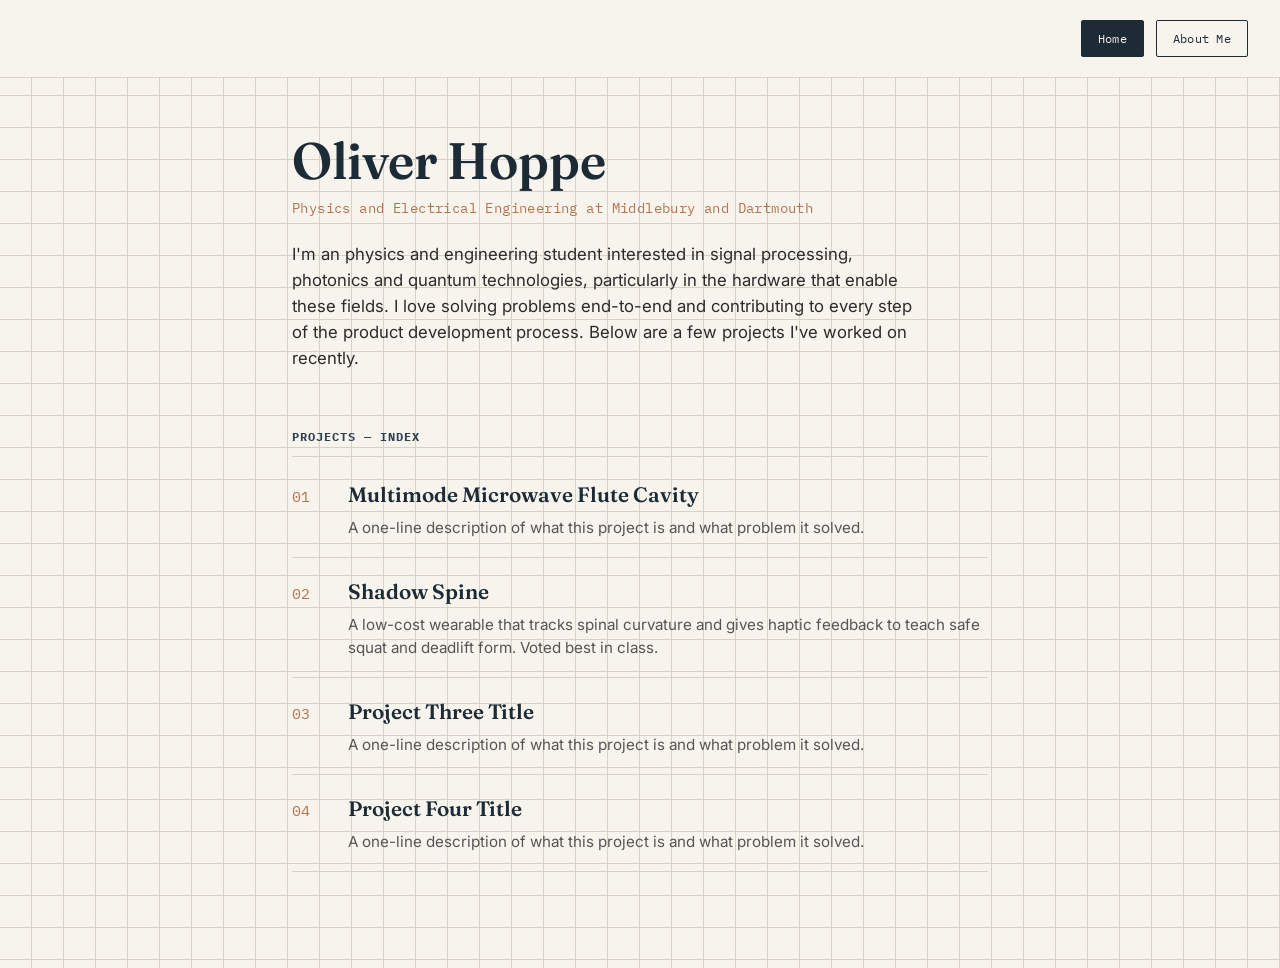
<file: index.html>
<!DOCTYPE html>
<html lang="en">
<head>
  <meta charset="UTF-8">
  <meta name="viewport" content="width=device-width, initial-scale=1.0">
  <title>Your Name — Engineering Portfolio</title>
  <link rel="stylesheet" href="style.css">
</head>
<body>

  <nav class="site-nav">
    <a href="index.html" class="current">Home</a>
    <a href="about.html">About Me</a>
  </nav>

  <main>
    <section class="hero">
      <h1>Oliver Hoppe</h1>
      <p class="tagline">Physics and Electrical Engineering at Middlebury and Dartmouth</p>
      <p class="bio">
        I'm an physics and engineering student interested in signal processing,
        photonics and quantum technologies, particularly in the hardware that enable
        these fields. I love solving problems end-to-end and contributing to every step
        of the product development process. Below are a few projects I've worked on
        recently.
      </p>
    </section>

    <section class="project-index">
      <h2>PROJECTS — INDEX</h2>

      <div class="project-entry">
        <span class="num">01</span>
        <div>
          <a href="project1.html" class="title">Multimode Microwave Flute Cavity</a>
          <p class="desc">A one-line description of what this project is and what problem it solved.</p>
        </div>
      </div>

      <div class="project-entry">
        <span class="num">02</span>
        <div>
          <a href="project2.html" class="title">Shadow Spine</a>
          <p class="desc">A low-cost wearable that tracks spinal curvature and gives haptic feedback to teach safe squat and deadlift form. Voted best in class.</p>
        </div>
      </div>

      <div class="project-entry">
        <span class="num">03</span>
        <div>
          <a href="project3.html" class="title">Project Three Title</a>
          <p class="desc">A one-line description of what this project is and what problem it solved.</p>
        </div>
      </div>

      <div class="project-entry">
        <span class="num">04</span>
        <div>
          <a href="project4.html" class="title">Project Four Title</a>
          <p class="desc">A one-line description of what this project is and what problem it solved.</p>
        </div>
      </div>
    </section>
  </main>

</body>
</html>
</file>
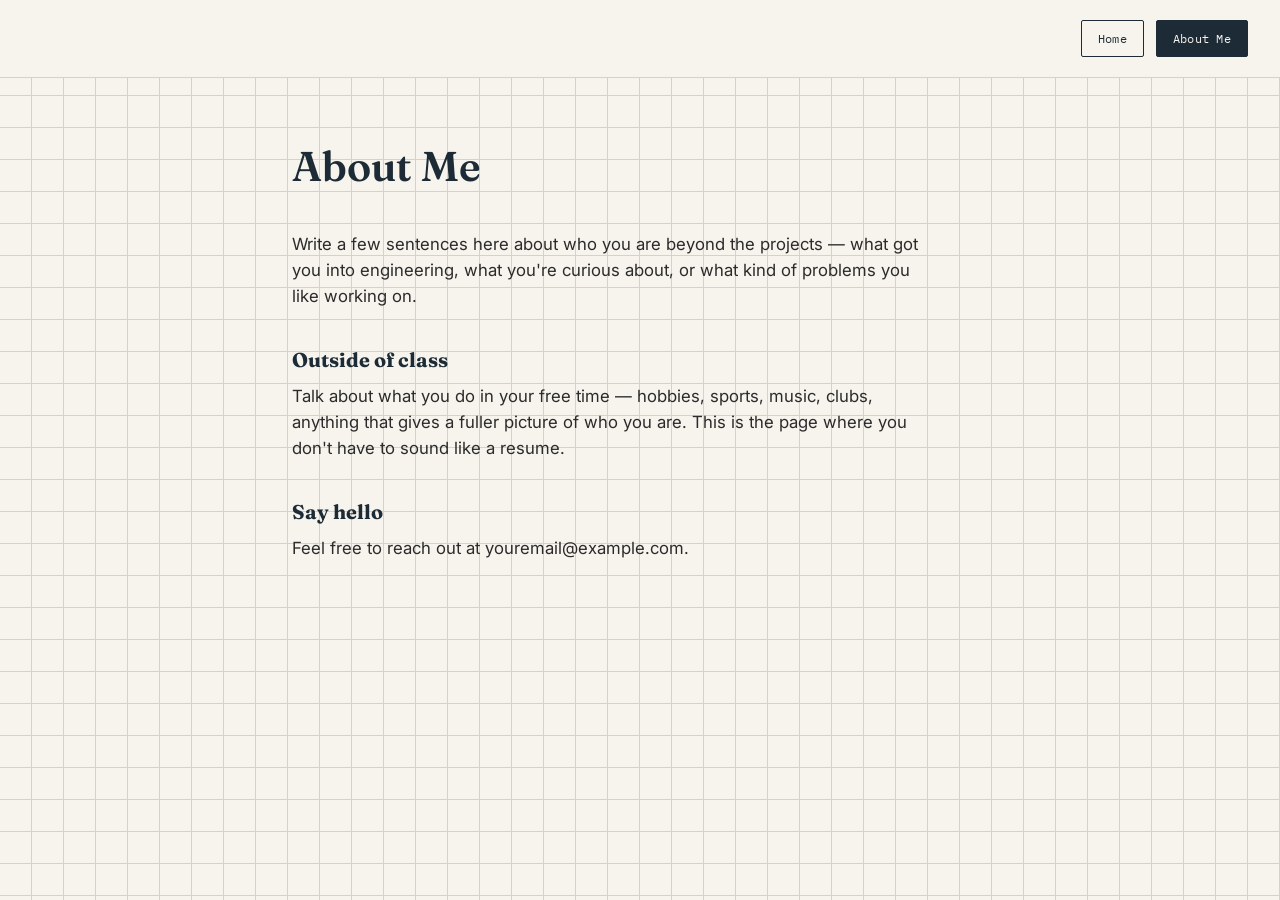
<file: about.html>
<!DOCTYPE html>
<html lang="en">
<head>
  <meta charset="UTF-8">
  <meta name="viewport" content="width=device-width, initial-scale=1.0">
  <title>About Me — Your Name</title>
  <link rel="stylesheet" href="style.css">
</head>
<body>

  <nav class="site-nav">
    <a href="index.html">Home</a>
    <a href="about.html" class="current">About Me</a>
  </nav>

  <main>
    <header class="about-header">
      <h1>About Me</h1>
    </header>

    <section class="about-body">
      <p>
        Write a few sentences here about who you are beyond the projects —
        what got you into engineering, what you're curious about, or what
        kind of problems you like working on.
      </p>

      <h2>Outside of class</h2>
      <p>
        Talk about what you do in your free time — hobbies, sports, music,
        clubs, anything that gives a fuller picture of who you are. This is
        the page where you don't have to sound like a resume.
      </p>

      <h2>Say hello</h2>
      <p>
        Feel free to reach out at <a href="mailto:youremail@example.com">youremail@example.com</a>.
      </p>
    </section>
  </main>

</body>
</html>
</file>
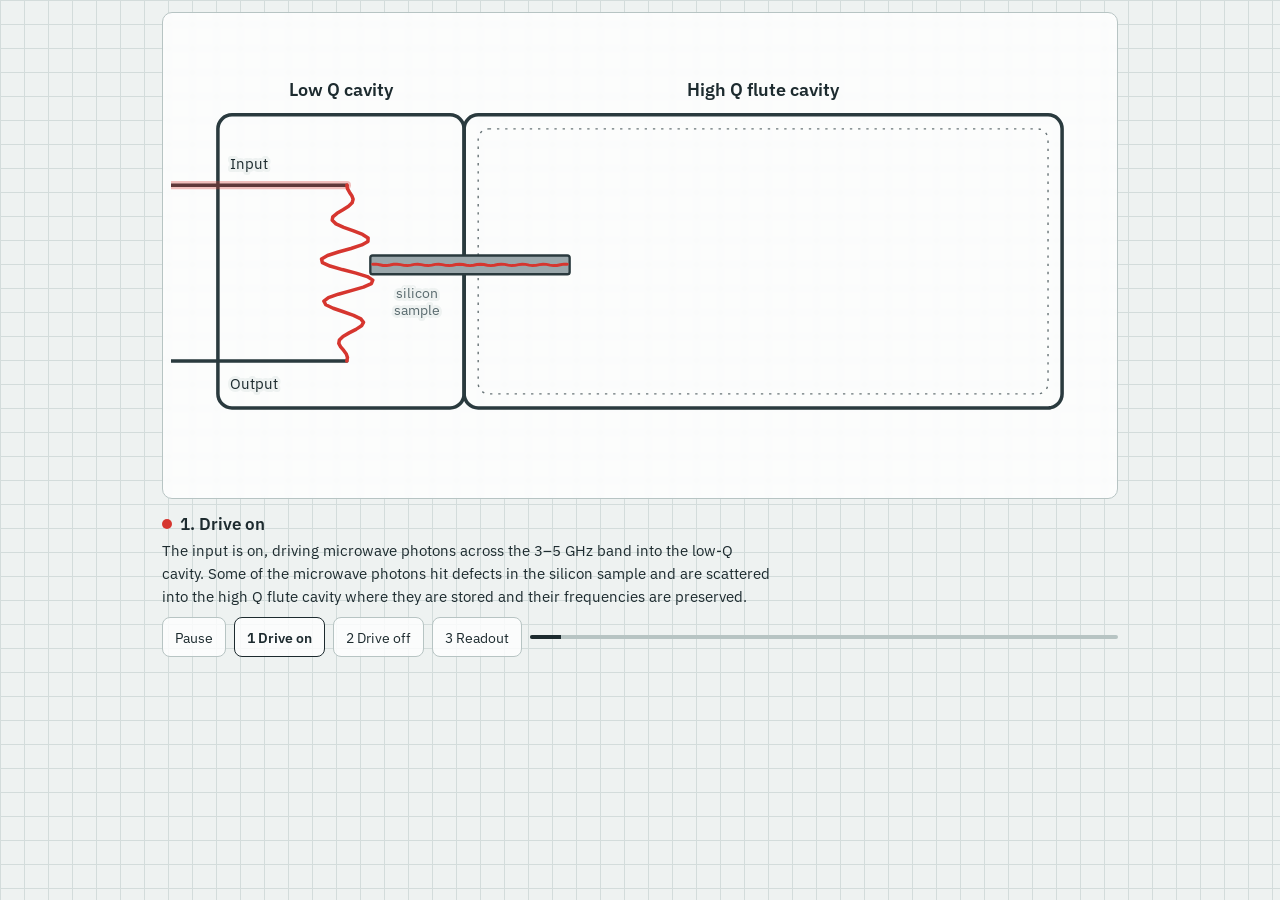
<file: flute-cavity-animation.html>
<!DOCTYPE html>
<html lang="en">
<head>
<meta charset="utf-8">
<meta name="viewport" content="width=device-width, initial-scale=1, viewport-fit=cover">
<title>Flute cavity: how the readout works</title>
<link rel="preconnect" href="https://fonts.googleapis.com">
<link href="https://fonts.googleapis.com/css2?family=IBM+Plex+Sans:wght@400;500;600&display=swap" rel="stylesheet">
<style>
:root{
  --paper:#eef2f1; --grid:#d3dcdb; --ink:#1d2b2f; --muted:#5a6b6f; --wall:#2a3a3e;
  --sample:#9aa7ab; --red:#d6362f; --green:#1f9d55; --purple:#6a3fc2; --blue:#3b6fd4; --orange:#e8820c;
  --chip:#ffffffcc; --line:#b7c4c3;
  box-sizing:border-box;
  padding-top:env(safe-area-inset-top,0px); padding-bottom:env(safe-area-inset-bottom,0px);
}
@media (prefers-color-scheme: dark){
  :root:not([data-theme="light"]){
    --paper:#10191c; --grid:#1b282c; --ink:#e6eeee; --muted:#93a6aa; --wall:#c4d2d4;
    --sample:#6f7f84; --red:#ff6b62; --green:#43d17d; --purple:#a98bff; --blue:#6f9bff; --orange:#ffa23a;
    --chip:#182428cc; --line:#2c3e43;
  }
}
:root[data-theme="dark"]{
  --paper:#10191c; --grid:#1b282c; --ink:#e6eeee; --muted:#93a6aa; --wall:#c4d2d4;
  --sample:#6f7f84; --red:#ff6b62; --green:#43d17d; --purple:#a98bff; --blue:#6f9bff; --orange:#ffa23a;
  --chip:#182428cc; --line:#2c3e43;
}
html,body{height:100%;margin:0}
body{
  background-color:var(--paper);
  background-image:linear-gradient(var(--grid) 1px,transparent 1px),linear-gradient(90deg,var(--grid) 1px,transparent 1px);
  background-size:24px 24px;
  color:var(--ink); font-family:"IBM Plex Sans",system-ui,-apple-system,"Segoe UI",sans-serif;
  display:flex; justify-content:center;
}
main{width:100%;max-width:980px;padding:12px 12px 16px;box-sizing:border-box}
h1{font-size:1.25rem;font-weight:600;margin:0 0 2px}
.sub{color:var(--muted);font-size:.9rem;margin:0 0 14px}
.stage{background:var(--chip);border:1px solid var(--line);border-radius:10px;padding:8px;backdrop-filter:blur(2px)}
svg{display:block;width:100%;height:auto}
svg text{font-family:inherit;fill:var(--ink)}
.lbl{paint-order:stroke;stroke:var(--paper);stroke-width:5px;stroke-linejoin:round}
.cap{margin:14px 0 10px;min-height:92px}
.cap h2{font-size:1.05rem;margin:0 0 4px;font-weight:600;display:flex;align-items:center;gap:8px}
.cap h2 .dot{width:10px;height:10px;border-radius:50%;display:inline-block}
.cap p{margin:0;max-width:68ch;line-height:1.5;font-size:.95rem}
.ctrl{display:flex;gap:8px;flex-wrap:wrap;align-items:center}
button{font:inherit;font-size:.9rem;color:var(--ink);background:var(--chip);border:1px solid var(--line);border-radius:8px;padding:8px 12px;cursor:pointer;min-height:40px}
button:hover{border-color:var(--muted)}
button:focus-visible{outline:2px solid var(--blue);outline-offset:2px}
button[aria-pressed="true"]{border-color:var(--ink);font-weight:600}
.bar{flex:1;min-width:120px;height:4px;background:var(--line);border-radius:2px;overflow:hidden}
.bar i{display:block;height:100%;width:0;background:var(--ink)}
</style>
</head>
<body>
<main>
  <div class="stage">
  <svg viewBox="0 0 800 400" role="img" aria-label="Animated diagram of a low-Q cavity coupled through a silicon sample to a high-Q flute cavity">
    <!-- cavities -->
    <rect x="40" y="80" width="210" height="250" rx="12" fill="none" stroke="var(--wall)" stroke-width="3"/>
    <rect x="250" y="80" width="510" height="250" rx="12" fill="none" stroke="var(--wall)" stroke-width="3"/>
    <rect x="262" y="92" width="486" height="226" rx="9" fill="none" stroke="var(--wall)" stroke-width="1.2" stroke-dasharray="2 5" opacity=".7"/>
    <text x="145" y="64" text-anchor="middle" font-size="15" font-weight="600">Low Q cavity</text>
    <text x="505" y="64" text-anchor="middle" font-size="15" font-weight="600">High Q flute cavity</text>

    <!-- pins -->
    <line x1="0" y1="140" x2="150" y2="140" stroke="var(--wall)" stroke-width="3" stroke-linecap="round"/>
    <line x1="0" y1="290" x2="150" y2="290" stroke="var(--wall)" stroke-width="3" stroke-linecap="round"/>
    <line id="pinOut" x1="0" y1="290" x2="150" y2="290" stroke="var(--green)" stroke-width="7" stroke-linecap="round" opacity="0"/>
    <line id="pinIn" x1="0" y1="140" x2="150" y2="140" stroke="var(--red)" stroke-width="7" stroke-linecap="round" opacity="0"/>

    <!-- sample -->
    <rect x="170" y="200" width="170" height="16" rx="2" fill="var(--sample)" stroke="var(--wall)" stroke-width="2"/>

    <!-- waves -->
    <path id="wLow" fill="none" stroke-width="3" stroke-linecap="round" stroke-linejoin="round"/>
    <path id="wLeak" fill="none" stroke="var(--red)" stroke-width="2.5" stroke-linecap="round"/>
    <path id="m3" fill="none" stroke="var(--purple)" stroke-width="2.5" stroke-linecap="round"/>
    <path id="m4" fill="none" stroke="var(--green)" stroke-width="2.5" stroke-linecap="round"/>
    <path id="m5" fill="none" stroke="var(--blue)" stroke-width="2.5" stroke-linecap="round"/>
    <path id="wRet" fill="none" stroke="var(--orange)" stroke-width="3" stroke-linecap="round" stroke-linejoin="round"/>

    <!-- annotations -->
    <g id="aLeak" opacity="0"><text x="540" y="372" text-anchor="middle" font-size="13" style="fill:var(--red)">A small amount leaks through the sample into the flute cavity</text></g>
    <g id="aOut" opacity="0"><text x="40" y="372" font-size="13" style="fill:var(--green)">Low-Q resonances drain out through the output pin</text></g>
    <g id="aFlute" opacity="0"><text x="540" y="372" text-anchor="middle" font-size="13" style="fill:var(--purple)">Resonant frequencies stay alive in the high-Q cavity</text></g>
    <g id="aRet" opacity="0"><text x="40" y="372" font-size="13" style="fill:var(--orange)">Flute resonances return through the sample and are read at the output</text></g>
    <!-- labels, drawn last so nothing covers them -->
    <g class="lbl" font-size="13">
      <text x="50" y="126">Input</text>
      <text x="50" y="314">Output</text>
      <text x="210" y="236" text-anchor="middle" font-size="12" style="fill:var(--muted)">silicon</text>
      <text x="210" y="251" text-anchor="middle" font-size="12" style="fill:var(--muted)">sample</text>
    </g>
  </svg>
  </div>

  <div class="cap" aria-live="polite">
    <h2><span class="dot" id="capDot"></span><span id="capTitle"></span></h2>
    <p id="capBody"></p>
  </div>

  <div class="ctrl">
    <button id="play" type="button">Pause</button>
    <button class="step" data-i="0" type="button" aria-pressed="true">1 Drive on</button>
    <button class="step" data-i="1" type="button" aria-pressed="false">2 Drive off</button>
    <button class="step" data-i="2" type="button" aria-pressed="false">3 Readout</button>
    <div class="bar" aria-hidden="true"><i id="prog"></i></div>
  </div>
</main>

<script>
(function(){
  var PH = 7, P1 = 6.5, STARTS = [0, PH, PH+P1], TOTAL = PH+P1+PH;
  var $ = function(id){return document.getElementById(id)};
  var css = function(v){return getComputedStyle(document.documentElement).getPropertyValue(v).trim()};

  var captions = [
    {t:"1. Drive on", c:"--red", b:"The input is on, driving microwave photons across the 3–5 GHz band into the low-Q cavity. Some of the microwave photons hit defects in the silicon sample and are scattered into the high Q flute cavity where they are stored and their frequencies are preserved."},
    {t:"2. Drive off", c:"--green", b:"The drive is turned off. All EM resonances in the low-Q cavity vanish quickly through the output pin. The EM resonant frequencies stay alive much longer in the high-Q flute cavity."},
    {t:"3. Readout", c:"--orange", b:"The flute cavity resonances eventually make their way back through the silicon sample and are read through the output pin."}
  ];

  function makePath(pts){
    var segs=[],len=0,i;
    for(i=0;i<pts.length-1;i++){
      var dx=pts[i+1][0]-pts[i][0], dy=pts[i+1][1]-pts[i][1], l=Math.hypot(dx,dy);
      segs.push({x:pts[i][0],y:pts[i][1],dx:dx/l,dy:dy/l,l:l,s:len}); len+=l;
    }
    return {len:len,at:function(d){
      for(var k=0;k<segs.length;k++){var g=segs[k]; if(d<=g.s+g.l||k===segs.length-1){var u=Math.min(d-g.s,g.l); return {x:g.x+g.dx*u,y:g.y+g.dy*u,nx:-g.dy,ny:g.dx};}}
    }};
  }
  function wave(path,ampFn,wl,phase){
    var n=Math.ceil(path.len/3),d="";
    for(var i=0;i<=n;i++){
      var s=i/n,p=path.at(s*path.len),a=ampFn(s);
      var off=a*Math.sin(2*Math.PI*s*path.len/wl-phase);
      d+=(i?"L":"M")+(p.x+p.nx*off).toFixed(1)+" "+(p.y+p.ny*off).toFixed(1);
    }
    return d;
  }

  var lowPath = makePath([[150,140],[150,290]]);
  var leakPath= makePath([[172,208],[338,208]]);
  var retPath = makePath([[338,208],[185,208],[160,240],[150,290]]);
  var X0=266,X1=744,YC=205;

  function flutePath(n,A,ph,op,el){
    var d="",N=160;
    for(var i=0;i<=N;i++){
      var x=X0+(X1-X0)*i/N, y=YC-A*Math.sin(n*Math.PI*i/N)*Math.cos(ph);
      d+=(i?"L":"M")+x.toFixed(1)+" "+y.toFixed(1);
    }
    el.setAttribute("d",d); el.setAttribute("stroke-opacity",op);
  }

  var t=0, playing=!window.matchMedia("(prefers-reduced-motion: reduce)").matches, last=null;
  var A0 = 44*(1-Math.exp(-(PH-3.6)/2.4));

  function fluteAmp(ph,pt){
    if(ph===0) return pt<3.6?0:44*(1-Math.exp(-(pt-3.6)/2.4));
    if(ph===1) return A0*Math.exp(-pt/10);
    return A0*Math.exp(-(PH+pt)/10);
  }

  function render(){
    var ph=t<STARTS[1]?0:(t<STARTS[2]?1:2), pt=t-STARTS[ph];
    var low=$("wLow"), leak=$("wLeak");
    var red=css("--red"), green=css("--green"), orange=css("--orange");
    var tt=t;

    // low-Q wave
    var lowAmp=0, lowCol=red, lowOp=1;
    if(ph===0){lowAmp=34*Math.min(1,pt/1.6);lowCol=red;}
    else if(ph===1){lowAmp=34*Math.exp(-pt/0.45);lowCol=red;}
    low.setAttribute("stroke",lowCol);
    if(lowAmp>0.4){
      low.setAttribute("d",wave(lowPath,function(s){return lowAmp*Math.sin(Math.PI*s)},36,tt*9));
      low.setAttribute("stroke-opacity",1);
    } else low.setAttribute("stroke-opacity",0);

    // leak through sample (phase 1)
    if(ph===0){
      var la=4.5*Math.min(1,Math.max(0,(pt-0.9)/1.2));
      leak.setAttribute("d",wave(leakPath,function(){return la},18,tt*8));
      leak.setAttribute("stroke-opacity",la>0.05?1:0);
    } else leak.setAttribute("stroke-opacity",0);

    // flute modes
    var fade = ph===2 ? Math.min(1,Math.max(0,(6.5-pt)/0.5)) : 1;
    var env=function(st){
      var e0=1-Math.exp(-(PH-st)/1.0);
      if(ph===0) return pt<st?0:1-Math.exp(-(pt-st)/1.0);
      if(ph===1) return e0*Math.exp(-pt/10);
      return e0*Math.exp(-(P1+pt)/10);
    };
    var op=(ph===0?0.55:0.95)*fade;
    var eB=env(2.4), eG=env(3.6), eP=env(4.8);
    flutePath(3,44*eP,tt*3.4,eP>0.01?op:0,$("m3"));
    flutePath(4,44*0.85*eG,tt*4.5+1,eG>0.01?op:0,$("m4"));
    flutePath(5,44*0.7*eB,tt*5.6+2,eB>0.01?op:0,$("m5"));

    // return signal (phase 3)
    var ret=$("wRet");
    if(ph===2){
      var s0=Math.min(1,pt/5.2), w=0.2;
      ret.setAttribute("d",wave(retPath,function(s){var g=Math.exp(-Math.pow((s-s0)/w,2)); return 13*g*Math.min(1,(1-s)/0.06)},26,tt*10));
      ret.setAttribute("stroke-opacity",1);
    } else ret.setAttribute("stroke-opacity",0);

    // pins and annotations
    $("pinIn").setAttribute("opacity",ph===0?0.35+0.25*Math.sin(tt*9):0);
    var outGlow=0;
    if(ph===1) outGlow=0.6*Math.exp(-pt/0.6);
    $("pinOut").setAttribute("stroke",ph===2?orange:red);
    if(ph===2) outGlow = pt>4.2 ? 0.55+0.25*Math.sin(pt*8) : 0;
    $("pinOut").setAttribute("opacity",0);

    $("aLeak").setAttribute("opacity",ph===0&&pt>1.8?1:0);
    $("aOut").setAttribute("opacity",ph===1&&pt>0.4?1:0);
    $("aFlute").setAttribute("opacity",ph===1&&pt>1.5?1:0);
    $("aRet").setAttribute("opacity",ph===2&&pt>0.8?1:0);

    // caption + controls
    var c=captions[ph];
    if($("capTitle").textContent!==c.t){
      $("capTitle").textContent=c.t; $("capBody").textContent=c.b; $("capDot").style.background="var("+c.c+")";
      document.querySelectorAll(".step").forEach(function(b){b.setAttribute("aria-pressed",String(+b.dataset.i===ph))});
    }
    $("prog").style.width=(t/TOTAL*100)+"%";
  }

  function frame(ts){
    if(last===null) last=ts;
    var dt=Math.min(0.05,(ts-last)/1000); last=ts;
    if(playing){ t+=dt; if(t>=TOTAL) t-=TOTAL; }
    render();
    requestAnimationFrame(frame);
  }

  $("play").addEventListener("click",function(){
    playing=!playing; this.textContent=playing?"Pause":"Play";
  });
  document.querySelectorAll(".step").forEach(function(b){
    b.addEventListener("click",function(){ t=STARTS[+b.dataset.i]+0.01; render(); });
  });
  $("play").textContent=playing?"Pause":"Play";
  requestAnimationFrame(frame);
})();
</script>
<script>
/* tells the page around it how tall this animation is, so the box can fit it exactly */
(function(){
  if(window.parent===window) return;
  function send(){
    var c=document.querySelector('.ctrl'); if(!c) return;
    var h=Math.ceil(c.getBoundingClientRect().bottom+window.scrollY+16);
    window.parent.postMessage({fluteCavityHeight:h},'*');
  }
  window.addEventListener('load',send); window.addEventListener('resize',send);
  if(window.ResizeObserver) new ResizeObserver(send).observe(document.querySelector('.stage'));
  setTimeout(send,300); setTimeout(send,1200);
})();
</script>
</body>
</html>
</file>
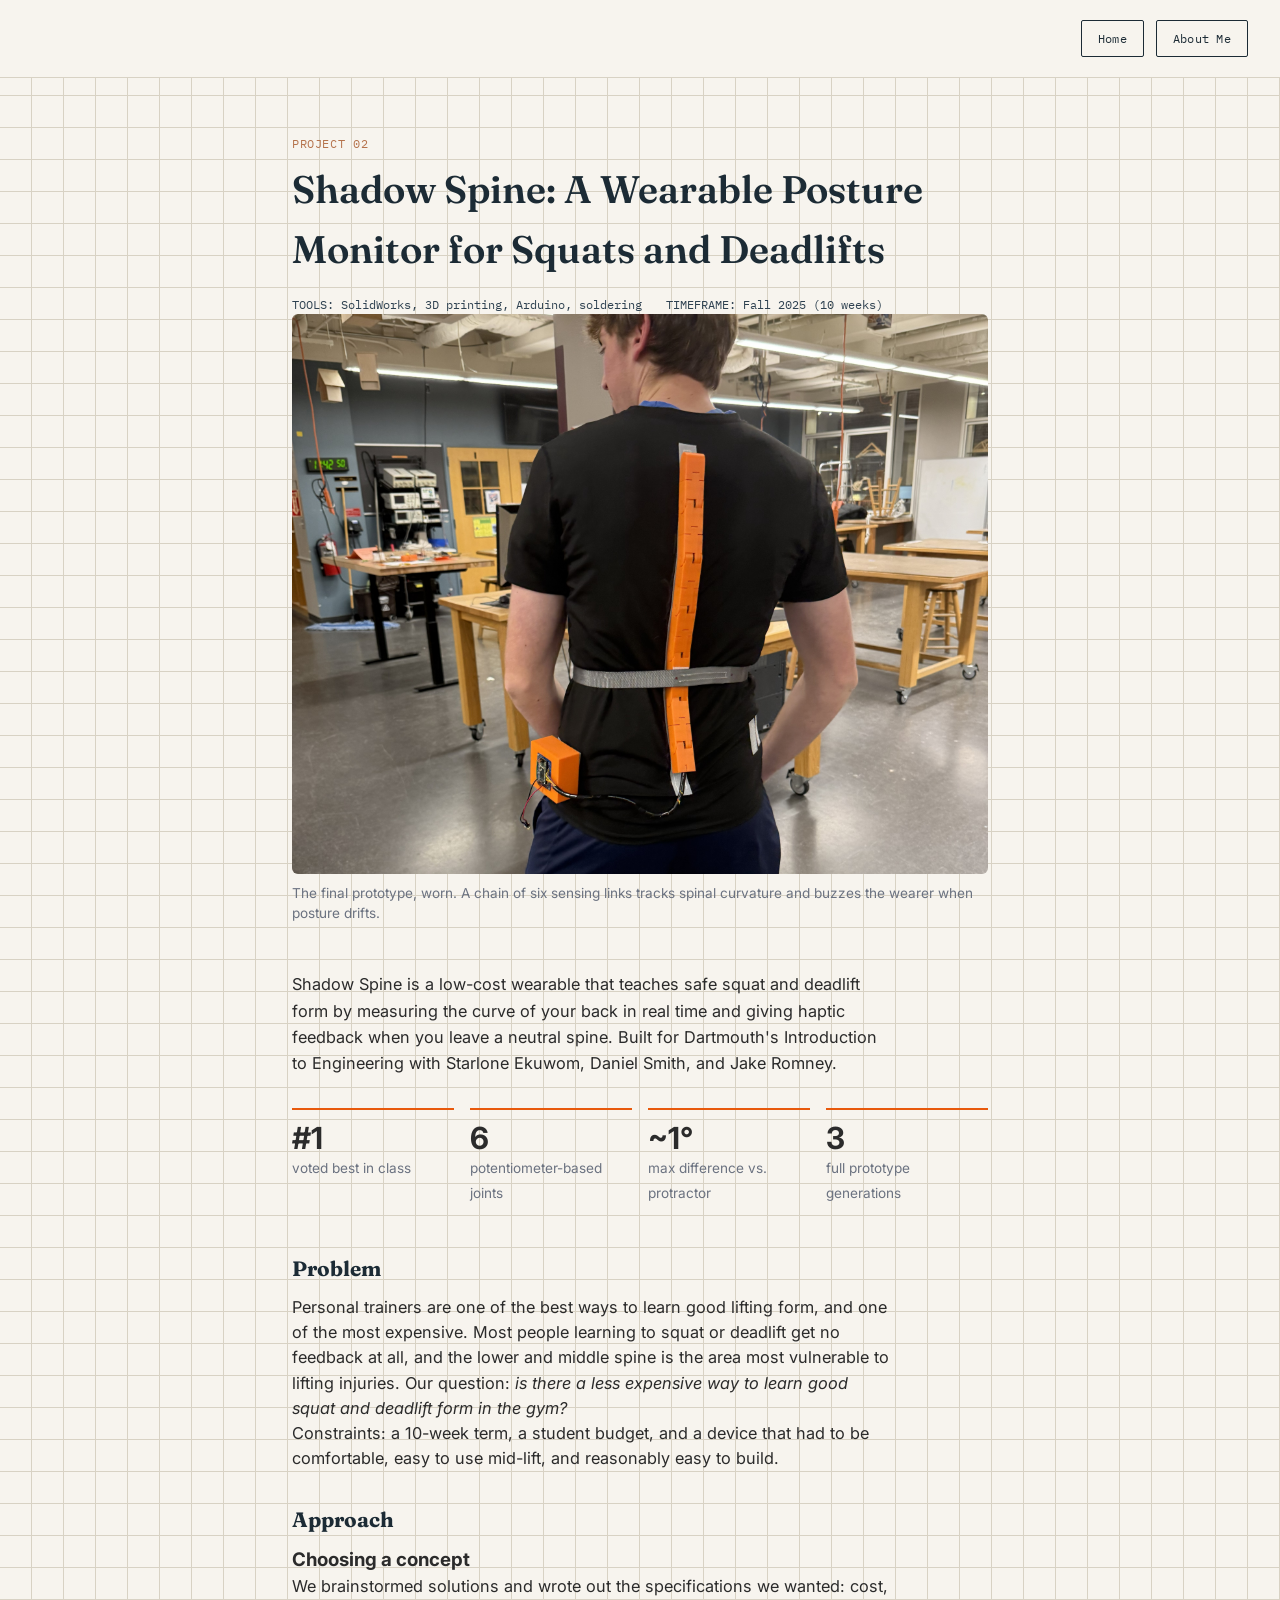
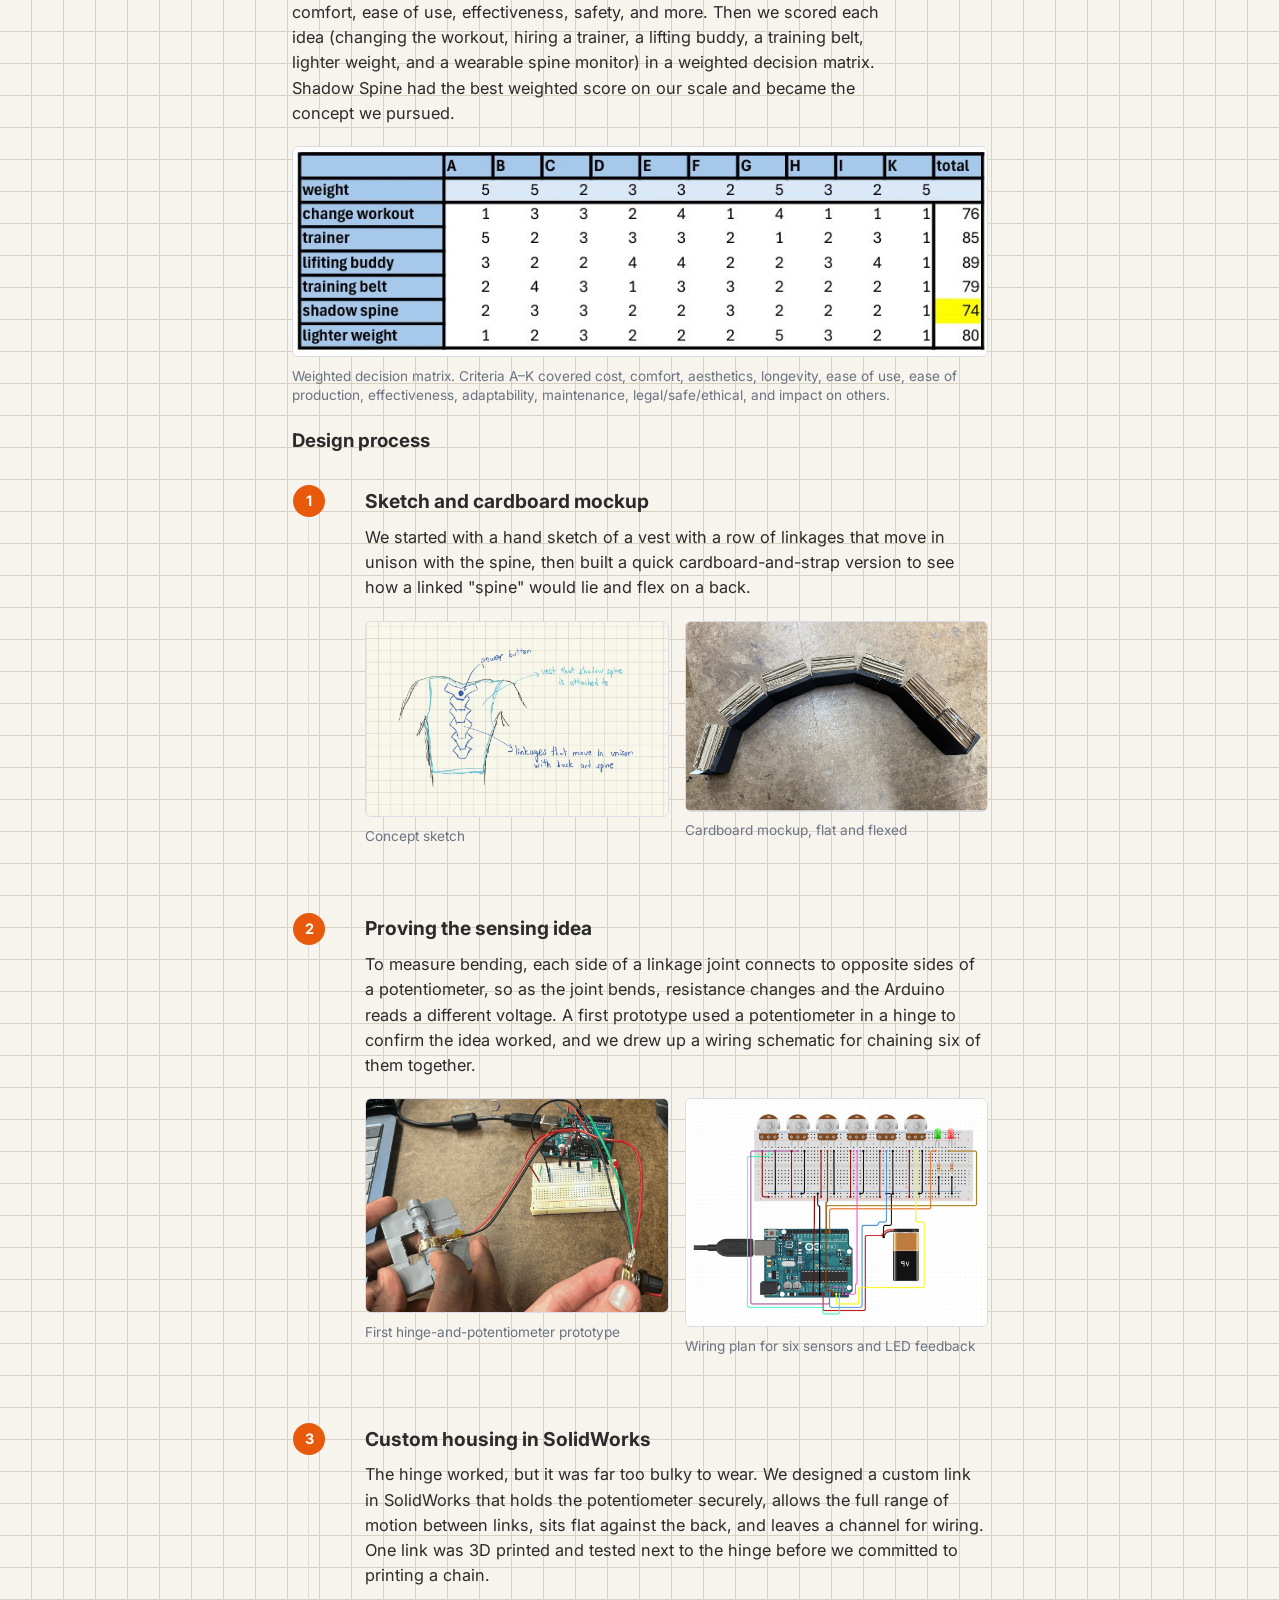
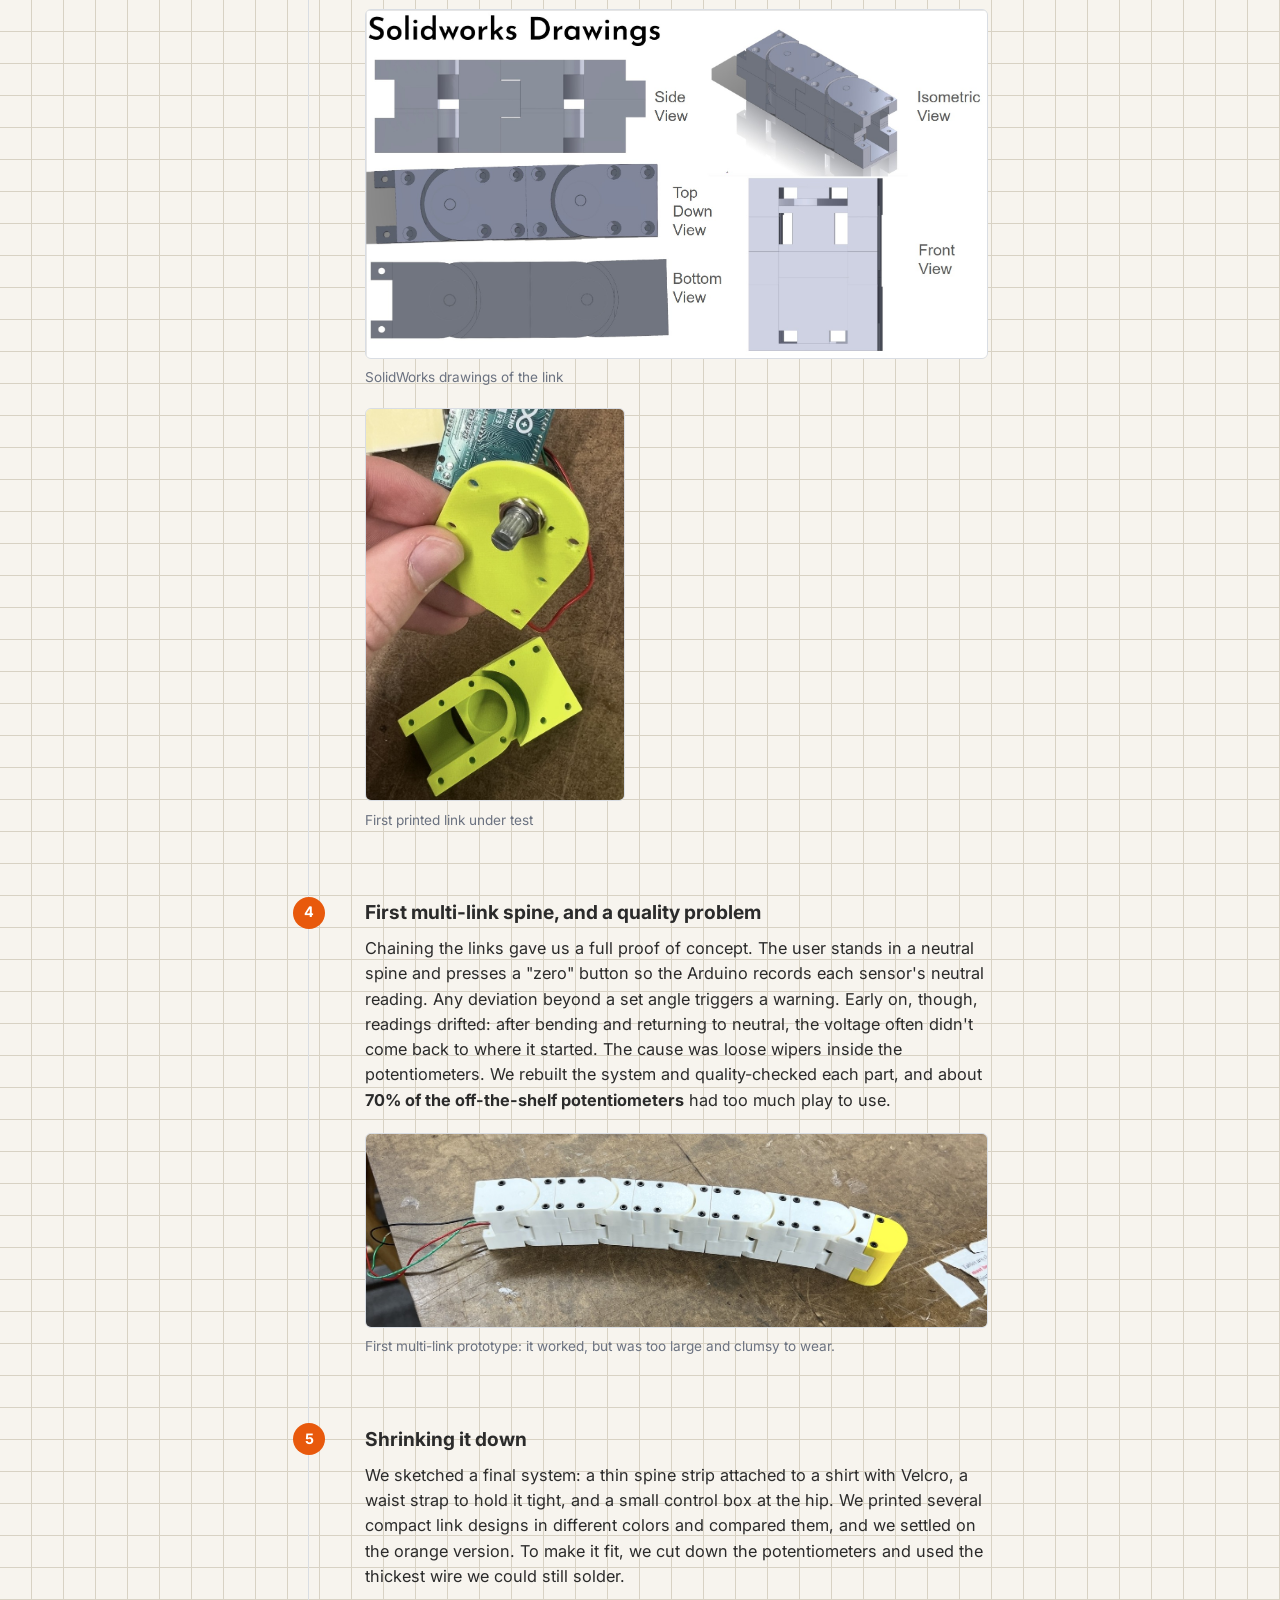
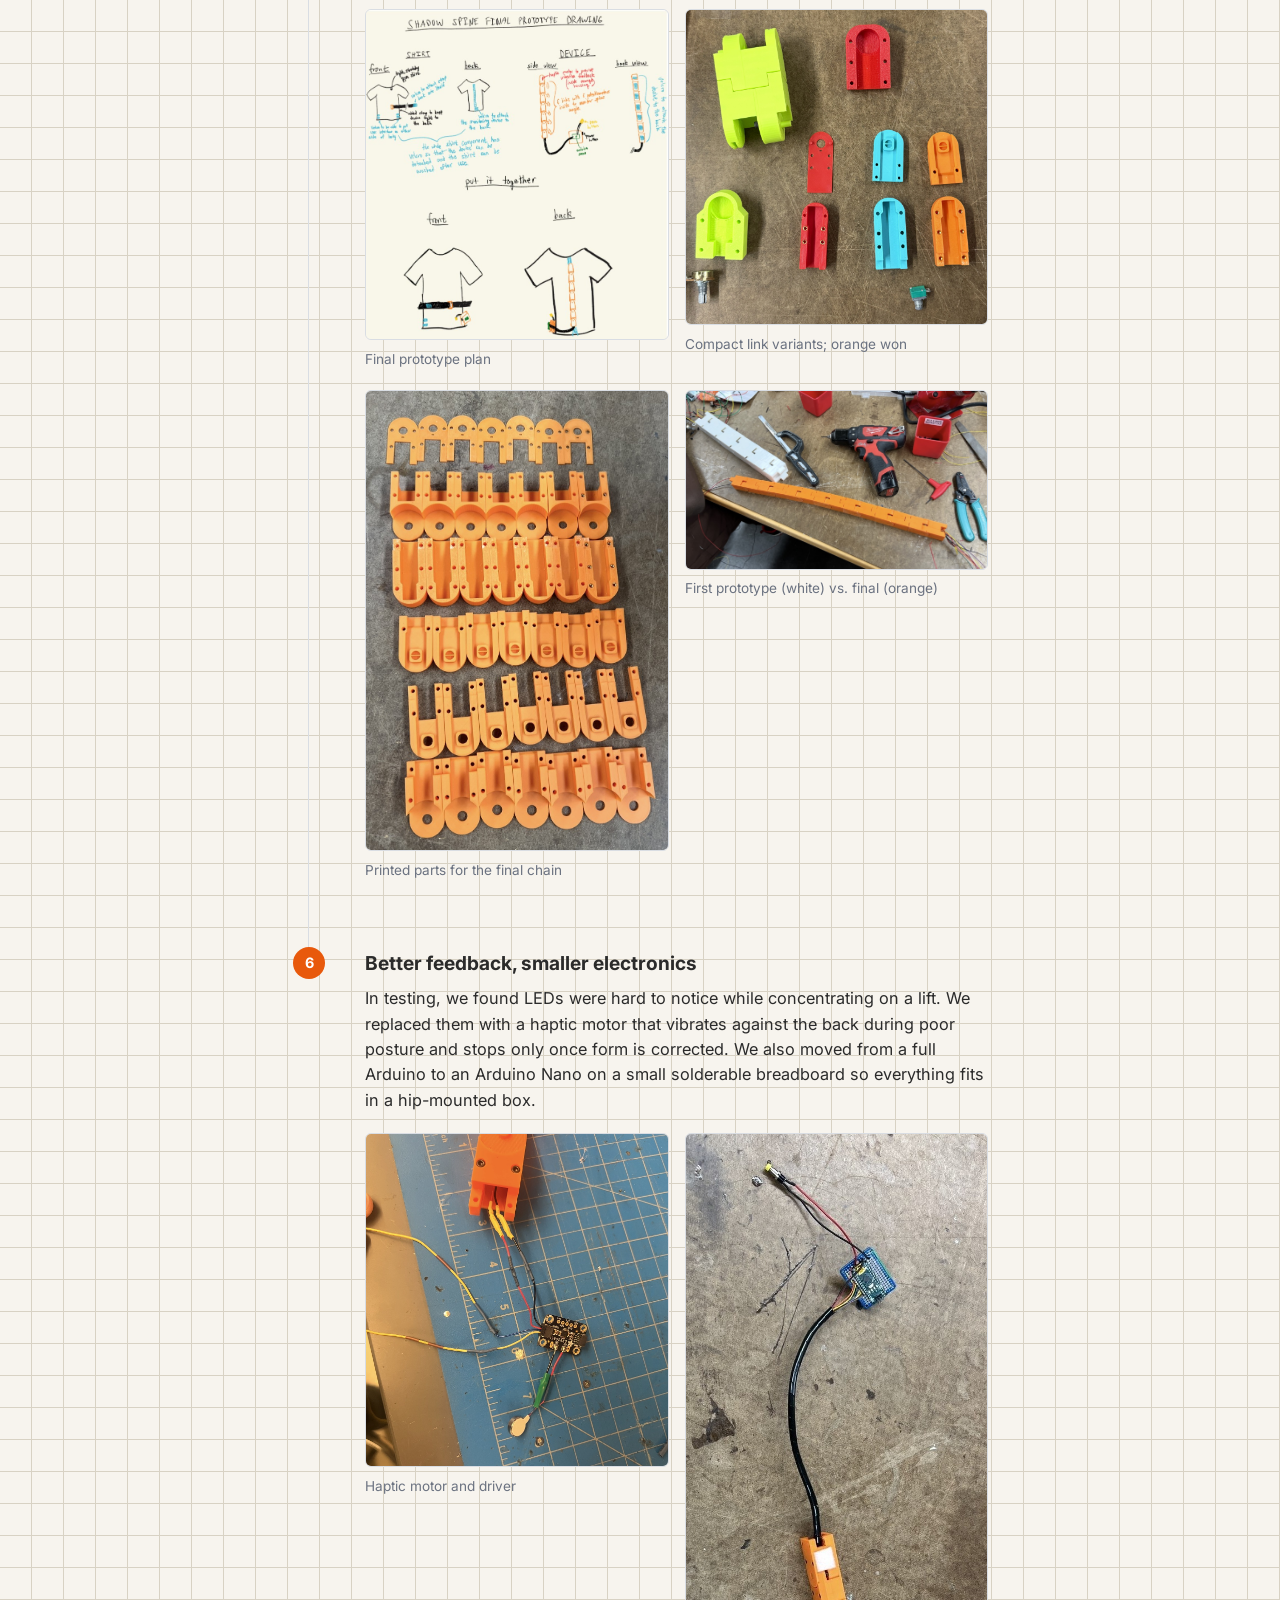
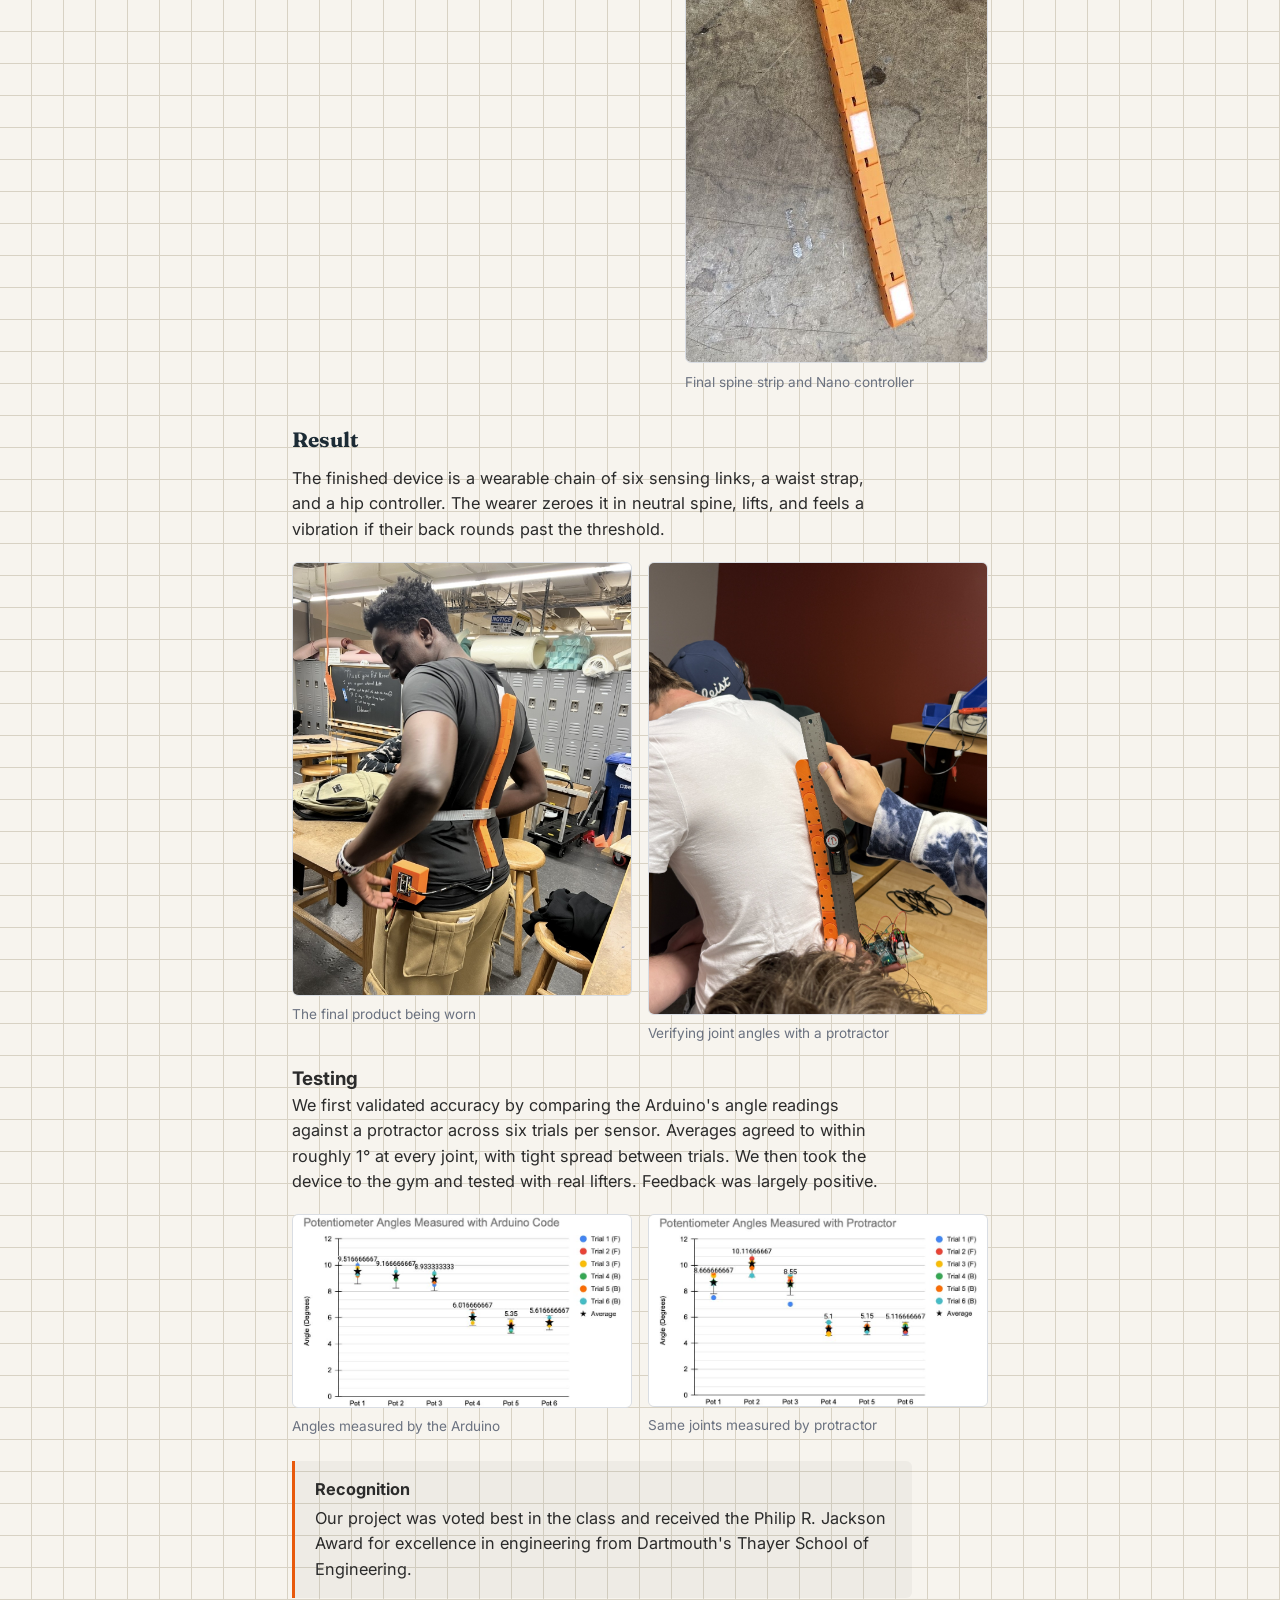
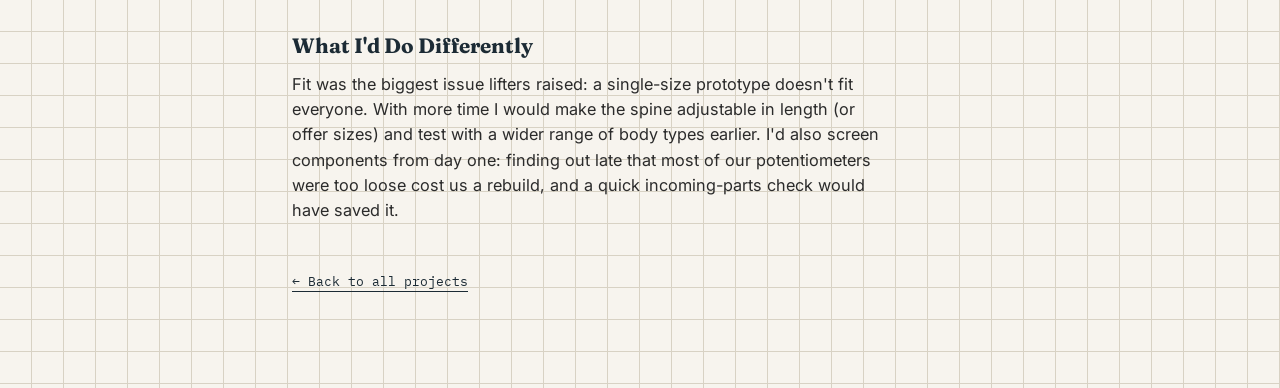
<file: project2.html>
<!DOCTYPE html>
<html lang="en">
<head>
  <meta charset="UTF-8">
  <meta name="viewport" content="width=device-width, initial-scale=1.0">
  <title>Shadow Spine</title>
  <link rel="stylesheet" href="style.css">
  <link rel="stylesheet" href="project-extras.css">
</head>
<body>

  <nav class="site-nav">
    <a href="index.html">Home</a>
    <a href="about.html">About Me</a>
  </nav>

  <main>
    <header class="project-header">
      <p class="label">PROJECT 02</p>
      <h1>Shadow Spine: A Wearable Posture Monitor for Squats and Deadlifts</h1>
      <div class="meta-row">
        <span>TOOLS: SolidWorks, 3D printing, Arduino, soldering</span>
        <span>TIMEFRAME: Fall 2025 (10 weeks)</span>
      </div>
    </header>

    <figure class="project-hero">
      <img src="images/shadow-spine/hero-final-worn.jpg" alt="Team member wearing the Shadow Spine: an orange linked spine device strapped down the back with a control box at the hip">
      <figcaption>The final prototype, worn. A chain of six sensing links tracks spinal curvature and buzzes the wearer when posture drifts.</figcaption>
    </figure>

    <section class="project-body">

      <p class="lede">
        Shadow Spine is a low-cost wearable that teaches safe squat and deadlift form
        by measuring the curve of your back in real time and giving haptic feedback when
        you leave a neutral spine. Built for Dartmouth's Introduction to Engineering
        with Starlone Ekuwom, Daniel Smith, and Jake Romney.
      </p>

      <div class="stat-row">
        <div class="stat"><strong>#1</strong><span>voted best in class</span></div>
        <div class="stat"><strong>6</strong><span>potentiometer-based joints</span></div>
        <div class="stat"><strong>~1°</strong><span>max difference vs. protractor</span></div>
        <div class="stat"><strong>3</strong><span>full prototype generations</span></div>
      </div>

      <h2>Problem</h2>
      <p>
        Personal trainers are one of the best ways to learn good lifting form, and one of the
        most expensive. Most people learning to squat or deadlift get no feedback at all, and
        the lower and middle spine is the area most vulnerable to lifting injuries. Our question:
        <em>is there a less expensive way to learn good squat and deadlift form in the gym?</em>
      </p>
      <p>
        Constraints: a 10-week term, a student budget, and a device that had to be comfortable,
        easy to use mid-lift, and reasonably easy to build.
      </p>

      <h2>Approach</h2>

      <h3>Choosing a concept</h3>
      <p>
        We brainstormed solutions and wrote out the specifications we wanted: cost, comfort,
        ease of use, effectiveness, safety, and more. Then we scored each idea (changing the
        workout, hiring a trainer, a lifting buddy, a training belt, lighter weight, and a wearable
        spine monitor) in a weighted decision matrix. Shadow Spine had the best weighted score on
        our scale and became the concept we pursued.
      </p>
      <figure class="fig">
        <img src="images/shadow-spine/decision-matrix.jpg" alt="Weighted decision matrix comparing six solution ideas across eleven criteria">
        <figcaption>Weighted decision matrix. Criteria A–K covered cost, comfort, aesthetics, longevity, ease of use, ease of production, effectiveness, adaptability, maintenance, legal/safe/ethical, and impact on others.</figcaption>
      </figure>

      <h3>Design process</h3>
      <ol class="process">

        <li>
          <h3>Sketch and cardboard mockup</h3>
          <p>
            We started with a hand sketch of a vest with a row of linkages that move in unison with the
            spine, then built a quick cardboard-and-strap version to see how a linked "spine" would
            lie and flex on a back.
          </p>
          <div class="fig-grid two">
            <figure class="fig"><img src="images/shadow-spine/concept-sketch.jpg" alt="Hand sketch of a vest with a column of spine-like linkages and a power button"><figcaption>Concept sketch</figcaption></figure>
            <figure class="fig"><img src="images/shadow-spine/cardboard-mockup.jpg" alt="Cardboard linkage mockup on a strap, shown flat and bent"><figcaption>Cardboard mockup, flat and flexed</figcaption></figure>
          </div>
        </li>

        <li>
          <h3>Proving the sensing idea</h3>
          <p>
            To measure bending, each side of a linkage joint connects to opposite sides of a
            potentiometer, so as the joint bends, resistance changes and the Arduino reads a different
            voltage. A first prototype used a potentiometer in a hinge to confirm the idea worked,
            and we drew up a wiring schematic for chaining six of them together.
          </p>
          <div class="fig-grid two">
            <figure class="fig"><img src="images/shadow-spine/hinge-prototype.jpg" alt="Hinge with a potentiometer wired to an Arduino and breadboard"><figcaption>First hinge-and-potentiometer prototype</figcaption></figure>
            <figure class="fig"><img src="images/shadow-spine/wiring-schematic.jpg" alt="Wiring diagram of six potentiometers, two LEDs, a 9V battery and an Arduino Uno"><figcaption>Wiring plan for six sensors and LED feedback</figcaption></figure>
          </div>
        </li>

        <li>
          <h3>Custom housing in SolidWorks</h3>
          <p>
            The hinge worked, but it was far too bulky to wear. We designed a custom link in SolidWorks
            that holds the potentiometer securely, allows the full range of motion between links,
            sits flat against the back, and leaves a channel for wiring. One link was 3D printed and
            tested next to the hinge before we committed to printing a chain.
          </p>
          <figure class="fig">
            <img src="images/shadow-spine/solidworks.jpg" alt="...">
            <figcaption>SolidWorks drawings of the link</figcaption>
          </figure>

          <figure class="fig fig-narrow" style="max-width: 260px;">
            <img src="images/shadow-spine/printed-link.jpg" alt="...">
            <figcaption>First printed link under test</figcaption>
          </figure>
        </li>

        <li>
          <h3>First multi-link spine, and a quality problem</h3>
          <p>
            Chaining the links gave us a full proof of concept. The user stands in a neutral spine
            and presses a "zero" button so the Arduino records each sensor's neutral reading. Any
            deviation beyond a set angle triggers a warning. Early on, though, readings drifted:
            after bending and returning to neutral, the voltage often didn't come back to where it
            started. The cause was loose wipers inside the potentiometers. We rebuilt the system and
            quality-checked each part, and about <strong>70% of the off-the-shelf potentiometers</strong>
            had too much play to use.
          </p>
          <figure class="fig">
            <img src="images/shadow-spine/multi-link-v1.jpg" alt="First multi-link prototype in white, held by a team member next to the Arduino">
            <figcaption>First multi-link prototype: it worked, but was too large and clumsy to wear.</figcaption>
          </figure>
        </li>

        <li>
          <h3>Shrinking it down</h3>
          <p>
            We sketched a final system: a thin spine strip attached to a shirt with Velcro, a waist
            strap to hold it tight, and a small control box at the hip. We printed several compact link
            designs in different colors and compared them, and we settled on the orange version. To
            make it fit, we cut down the potentiometers and used the thickest wire we could still solder.
          </p>
          <div class="fig-grid two">
            <figure class="fig"><img src="images/shadow-spine/final-drawing.jpg" alt="Hand-drawn final prototype plan showing the shirt, waist strap, and spine device"><figcaption>Final prototype plan</figcaption></figure>
            <figure class="fig"><img src="images/shadow-spine/design-options.jpg" alt="Orange, blue, red and green 3D-printed link design variants beside potentiometers"><figcaption>Compact link variants; orange won</figcaption></figure>
          </div>
          <div class="fig-grid two">
            <figure class="fig"><img src="images/shadow-spine/printed-parts.jpg" alt="Rows of orange 3D-printed link parts ready for assembly"><figcaption>Printed parts for the final chain</figcaption></figure>
            <figure class="fig"><img src="images/shadow-spine/size-comparison.jpg" alt="First white prototype beside the much smaller orange final prototype on a workbench"><figcaption>First prototype (white) vs. final (orange)</figcaption></figure>
          </div>
        </li>

        <li>
          <h3>Better feedback, smaller electronics</h3>
          <p>
            In testing, we found LEDs were hard to notice while concentrating on a lift. We replaced
            them with a haptic motor that vibrates against the back during poor posture and stops only
            once form is corrected. We also moved from a full Arduino to an Arduino Nano on a small
            solderable breadboard so everything fits in a hip-mounted box.
          </p>
          <div class="fig-grid two">
            <figure class="fig"><img src="images/shadow-spine/haptic-driver.jpg" alt="Haptic motor driver board wired to a small vibration motor"><figcaption>Haptic motor and driver</figcaption></figure>
            <figure class="fig"><img src="images/shadow-spine/final-electronics.jpg" alt="Final orange spine strip connected by cable to an Arduino Nano on a solderable breadboard"><figcaption>Final spine strip and Nano controller</figcaption></figure>
          </div>
        </li>

      </ol>

      <h2>Result</h2>
      <p>
        The finished device is a wearable chain of six sensing links, a waist strap, and a hip
        controller. The wearer zeroes it in neutral spine, lifts, and feels a vibration if their back
        rounds past the threshold.
      </p>
      <div class="fig-grid two">
        <figure class="fig"><img src="images/shadow-spine/final-worn-side.jpg" alt="Team member wearing the device, viewed from the side, adjusting the control box"><figcaption>The final product being worn</figcaption></figure>
        <figure class="fig"><img src="images/shadow-spine/protractor-test.jpg" alt="Protractor held against the spine device to measure a joint angle"><figcaption>Verifying joint angles with a protractor</figcaption></figure>
      </div>

      <h3>Testing</h3>
      <p>
        We first validated accuracy by comparing the Arduino's angle readings against a protractor
        across six trials per sensor. Averages agreed to within roughly 1° at every joint, with tight
        spread between trials. We then took the device to the gym and tested with real lifters. Feedback
        was largely positive.
      </p>
      <div class="fig-grid two">
        <figure class="fig"><img src="images/shadow-spine/chart-arduino.jpg" alt="Chart of potentiometer angles measured by Arduino code across six trials"><figcaption>Angles measured by the Arduino</figcaption></figure>
        <figure class="fig"><img src="images/shadow-spine/chart-protractor.jpg" alt="Chart of potentiometer angles measured by protractor across six trials"><figcaption>Same joints measured by protractor</figcaption></figure>
      </div>

      <div class="callout">
        <p class="callout-title">Recognition</p>
        <p>Our project was voted best in the class and received the Philip R. Jackson Award for excellence in engineering from Dartmouth's Thayer School of Engineering.</p>
      </div>

      <h2>What I'd Do Differently</h2>
      <p>
        Fit was the biggest issue lifters raised: a single-size prototype doesn't fit everyone.
        With more time I would make the spine adjustable in length (or offer sizes) and test with a wider
        range of body types earlier. I'd also screen components from day one: finding out late that most
        of our potentiometers were too loose cost us a rebuild, and a quick incoming-parts check would have
        saved it.
      </p>

    </section>

    <a href="index.html" class="back-link">&larr; Back to all projects</a>
  </main>

</body>
</html>
</file>
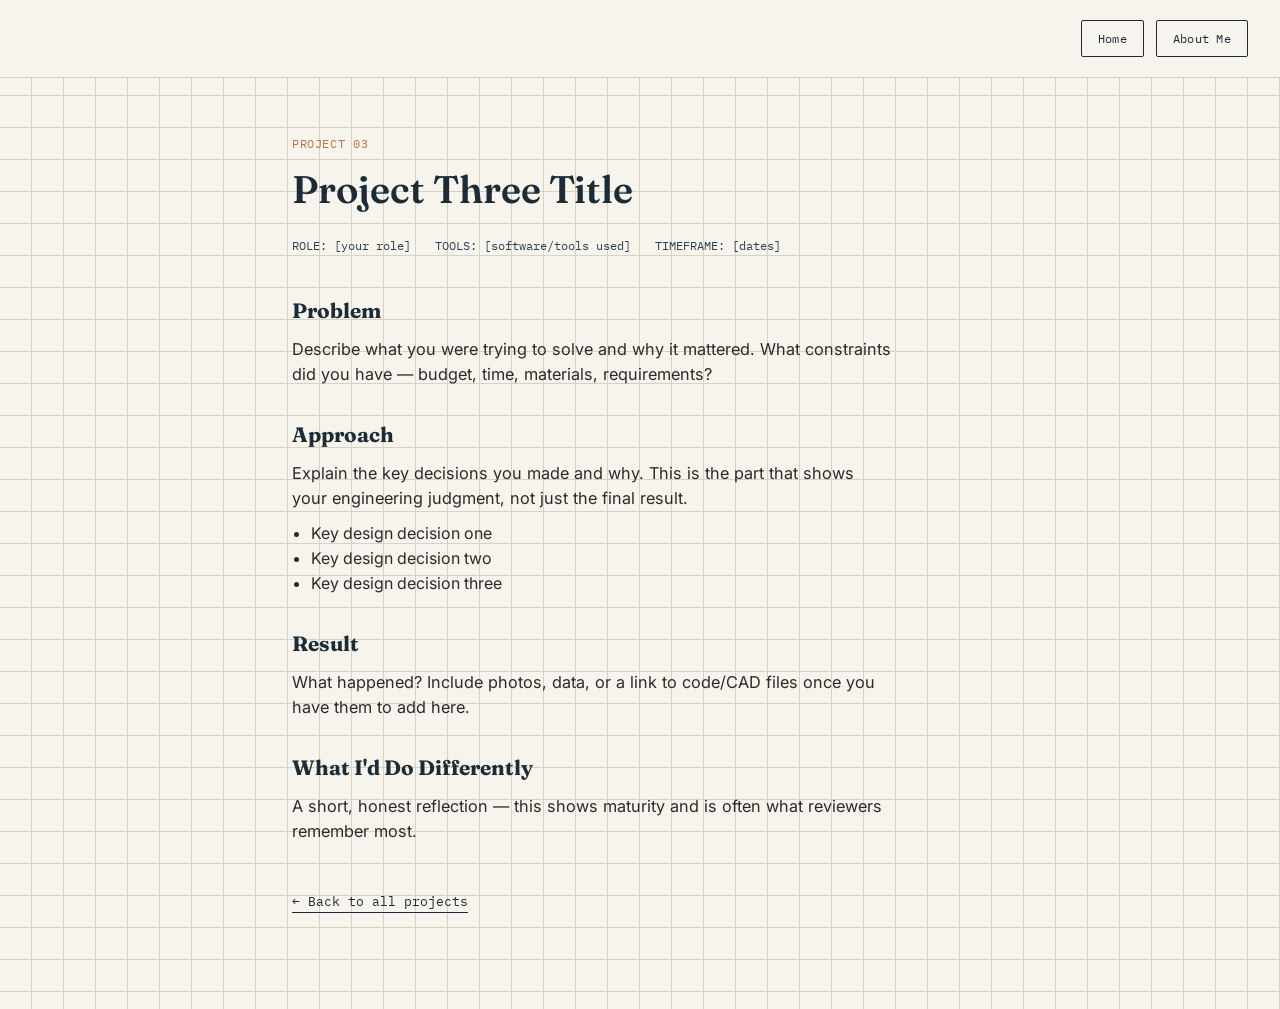
<file: project3.html>
<!DOCTYPE html>
<html lang="en">
<head>
  <meta charset="UTF-8">
  <meta name="viewport" content="width=device-width, initial-scale=1.0">
  <title>Project Three — Your Name</title>
  <link rel="stylesheet" href="style.css">
</head>
<body>

  <nav class="site-nav">
    <a href="index.html">Home</a>
    <a href="about.html">About Me</a>
  </nav>

  <main>
    <header class="project-header">
      <p class="label">PROJECT 03</p>
      <h1>Project Three Title</h1>
      <div class="meta-row">
        <span>ROLE: [your role]</span>
        <span>TOOLS: [software/tools used]</span>
        <span>TIMEFRAME: [dates]</span>
      </div>
    </header>

    <section class="project-body">
      <h2>Problem</h2>
      <p>
        Describe what you were trying to solve and why it mattered. What
        constraints did you have — budget, time, materials, requirements?
      </p>

      <h2>Approach</h2>
      <p>
        Explain the key decisions you made and why. This is the part that
        shows your engineering judgment, not just the final result.
      </p>
      <ul>
        <li>Key design decision one</li>
        <li>Key design decision two</li>
        <li>Key design decision three</li>
      </ul>

      <h2>Result</h2>
      <p>
        What happened? Include photos, data, or a link to code/CAD files
        once you have them to add here.
      </p>

      <h2>What I'd Do Differently</h2>
      <p>
        A short, honest reflection — this shows maturity and is often what
        reviewers remember most.
      </p>
    </section>

    <a href="index.html" class="back-link">&larr; Back to all projects</a>
  </main>

</body>
</html>
</file>
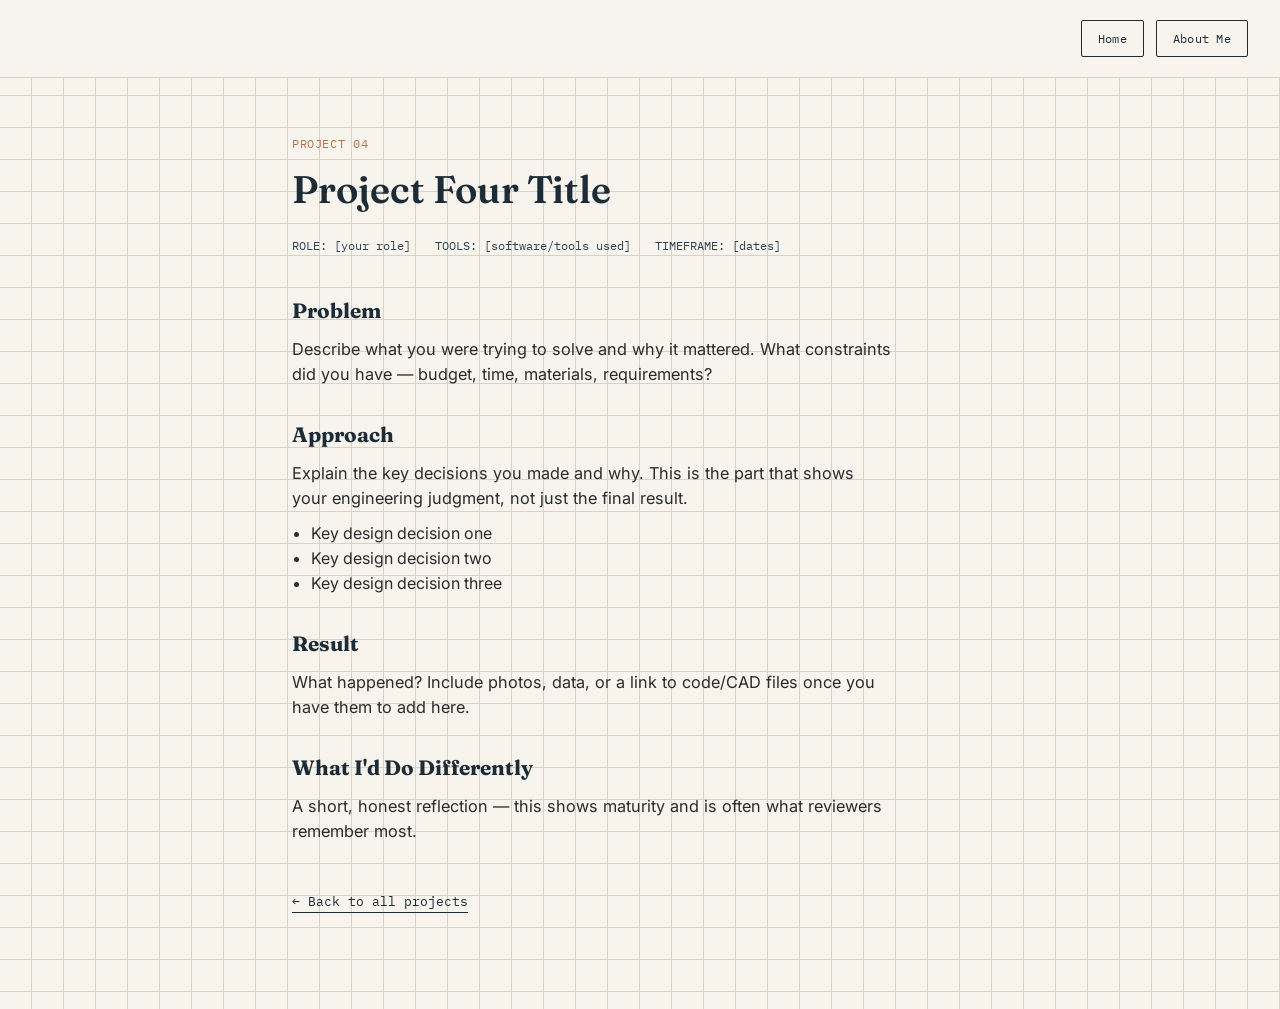
<file: project4.html>
<!DOCTYPE html>
<html lang="en">
<head>
  <meta charset="UTF-8">
  <meta name="viewport" content="width=device-width, initial-scale=1.0">
  <title>Project Four — Your Name</title>
  <link rel="stylesheet" href="style.css">
</head>
<body>

  <nav class="site-nav">
    <a href="index.html">Home</a>
    <a href="about.html">About Me</a>
  </nav>

  <main>
    <header class="project-header">
      <p class="label">PROJECT 04</p>
      <h1>Project Four Title</h1>
      <div class="meta-row">
        <span>ROLE: [your role]</span>
        <span>TOOLS: [software/tools used]</span>
        <span>TIMEFRAME: [dates]</span>
      </div>
    </header>

    <section class="project-body">
      <h2>Problem</h2>
      <p>
        Describe what you were trying to solve and why it mattered. What
        constraints did you have — budget, time, materials, requirements?
      </p>

      <h2>Approach</h2>
      <p>
        Explain the key decisions you made and why. This is the part that
        shows your engineering judgment, not just the final result.
      </p>
      <ul>
        <li>Key design decision one</li>
        <li>Key design decision two</li>
        <li>Key design decision three</li>
      </ul>

      <h2>Result</h2>
      <p>
        What happened? Include photos, data, or a link to code/CAD files
        once you have them to add here.
      </p>

      <h2>What I'd Do Differently</h2>
      <p>
        A short, honest reflection — this shows maturity and is often what
        reviewers remember most.
      </p>
    </section>

    <a href="index.html" class="back-link">&larr; Back to all projects</a>
  </main>

</body>
</html>
</file>
<file: style.css>
@import url('https://fonts.googleapis.com/css2?family=Fraunces:opsz,wght@9..144,400;9..144,600;9..144,700&family=Inter:wght@400;500&family=IBM+Plex+Mono:wght@500&display=swap');

:root {
  --ink: #2B2B2B;
  --paper: #F7F4EE;
  --slate: #1C2B35;
  --slate-light: #2E4150;
  --steel: #4A6FA5;
  --copper: #B5734C;
  --line: #D8D2C4;
}

* {
  margin: 0;
  padding: 0;
  box-sizing: border-box;
}

html {
  scroll-behavior: smooth;
}

body {
  font-family: 'Inter', sans-serif;
  color: var(--ink);
  background-color: var(--paper);
  background-image:
    linear-gradient(var(--line) 1px, transparent 1px),
    linear-gradient(90deg, var(--line) 1px, transparent 1px);
  background-size: 32px 32px;
  background-position: -1px -1px;
  min-height: 100vh;
  line-height: 1.55;
}

a {
  color: inherit;
  text-decoration: none;
}

/* ---------- Top navigation ---------- */

.site-nav {
  position: sticky;
  top: 0;
  display: flex;
  justify-content: flex-end;
  gap: 0.75rem;
  padding: 1.25rem 2rem;
  background: var(--paper);
  border-bottom: 1px solid var(--line);
  z-index: 10;
}

.site-nav a {
  font-family: 'IBM Plex Mono', monospace;
  font-size: 0.78rem;
  letter-spacing: 0.02em;
  padding: 0.5rem 1rem;
  border: 1px solid var(--slate);
  color: var(--slate);
  border-radius: 2px;
  transition: background-color 0.15s ease, color 0.15s ease;
}

.site-nav a:hover {
  background-color: var(--slate);
  color: var(--paper);
}

.site-nav a.current {
  background-color: var(--slate);
  color: var(--paper);
}

/* ---------- Page shell ---------- */

main {
  max-width: 760px;
  margin: 0 auto;
  padding: 3.5rem 2rem 6rem;
}

/* ---------- Home page hero ---------- */

.hero h1 {
  font-family: 'Fraunces', serif;
  font-weight: 600;
  font-size: 3.2rem;
  line-height: 1.05;
  color: var(--slate);
}

.hero .tagline {
  font-family: 'IBM Plex Mono', monospace;
  font-size: 0.85rem;
  color: var(--copper);
  letter-spacing: 0.03em;
  margin-top: 0.6rem;
}

.hero p.bio {
  margin-top: 1.4rem;
  max-width: 58ch;
  font-size: 1.05rem;
  color: var(--ink);
}

/* ---------- Project index (numbered list) ---------- */

.project-index {
  margin-top: 3.5rem;
}

.project-index h2 {
  font-family: 'IBM Plex Mono', monospace;
  font-size: 0.78rem;
  letter-spacing: 0.08em;
  color: var(--slate-light);
  border-bottom: 1px solid var(--line);
  padding-bottom: 0.6rem;
  margin-bottom: 0.25rem;
}

.project-entry {
  display: grid;
  grid-template-columns: 2.5rem 1fr;
  gap: 1rem;
  align-items: baseline;
  padding: 1.1rem 0;
  border-bottom: 1px solid var(--line);
}

.project-entry .num {
  font-family: 'IBM Plex Mono', monospace;
  font-size: 0.95rem;
  color: var(--copper);
}

.project-entry a.title {
  font-family: 'Fraunces', serif;
  font-weight: 600;
  font-size: 1.3rem;
  color: var(--slate);
  display: inline-block;
  position: relative;
}

.project-entry a.title::after {
  content: "";
  position: absolute;
  left: 0;
  bottom: -2px;
  width: 100%;
  height: 1px;
  background-color: var(--copper);
  transform: scaleX(0);
  transform-origin: left;
  transition: transform 0.2s ease;
}

.project-entry a.title:hover::after {
  transform: scaleX(1);
}

.project-entry .desc {
  font-size: 0.95rem;
  color: #555;
  margin-top: 0.3rem;
}

/* ---------- Individual project page ---------- */

.project-header .label {
  font-family: 'IBM Plex Mono', monospace;
  font-size: 0.78rem;
  color: var(--copper);
  letter-spacing: 0.05em;
}

.project-header h1 {
  font-family: 'Fraunces', serif;
  font-weight: 600;
  font-size: 2.4rem;
  color: var(--slate);
  margin-top: 0.4rem;
}

.meta-row {
  display: flex;
  gap: 1.5rem;
  margin-top: 1rem;
  font-family: 'IBM Plex Mono', monospace;
  font-size: 0.78rem;
  color: var(--slate-light);
}

.project-body {
  margin-top: 2.5rem;
}

.project-body h2 {
  font-family: 'Fraunces', serif;
  font-size: 1.3rem;
  color: var(--slate);
  margin-top: 2rem;
  margin-bottom: 0.6rem;
}

.project-body p {
  font-size: 1.02rem;
  max-width: 60ch;
}

.project-body ul {
  margin-top: 0.6rem;
  margin-left: 1.2rem;
}

.back-link {
  display: inline-block;
  margin-top: 3rem;
  font-family: 'IBM Plex Mono', monospace;
  font-size: 0.8rem;
  color: var(--slate);
  border-bottom: 1px solid var(--slate);
}

/* ---------- About page ---------- */

.about-header h1 {
  font-family: 'Fraunces', serif;
  font-weight: 600;
  font-size: 2.6rem;
  color: var(--slate);
}

.about-body {
  margin-top: 2rem;
}

.about-body p {
  font-size: 1.05rem;
  max-width: 58ch;
  margin-bottom: 1.1rem;
}

.about-body h2 {
  font-family: 'Fraunces', serif;
  font-size: 1.25rem;
  color: var(--slate);
  margin-top: 2.2rem;
  margin-bottom: 0.5rem;
}

.about-feature {
  margin-top: 2rem;
}

.about-logo {
  display: block;
  max-width: 180px;
  height: auto;
  margin-bottom: 1rem;
}

.about-photo {
  display: block;
  width: 100%;
  max-width: 520px;
  height: auto;
  border-radius: 4px;
  border: 1px solid var(--line);
}

.about-feature figcaption {
  margin-top: 0.6rem;
  font-family: 'IBM Plex Mono', monospace;
  font-size: 0.78rem;
  color: var(--slate-light);
}

/* ---------- Responsive ---------- */

@media (max-width: 600px) {
  .hero h1 {
    font-size: 2.3rem;
  }
  main {
    padding: 2.5rem 1.25rem 4rem;
  }
  .project-entry {
    grid-template-columns: 2rem 1fr;
  }
}

/* Respect reduced motion preference */
@media (prefers-reduced-motion: reduce) {
  * {
    transition: none !important;
  }
}
</file>
<file: project-extras.css>
/* project-extras.css
   Extra components for long-form project pages (figures, steps, stats).
   Load AFTER style.css. Uses your existing CSS variables if you have them;
   the fallbacks after each comma are used otherwise. */

.project-hero { margin: 0 0 3rem; }
.project-hero img { width: 100%; height: auto; max-height: 560px; object-fit: cover; object-position: center 25%; display: block; border-radius: 6px; }
.project-hero figcaption, figure.fig figcaption { font-size: .85rem; color: var(--muted, #6b7280); margin-top: .6rem; line-height: 1.45; }

.lede { font-size: 1.15rem; line-height: 1.6; max-width: 62ch; }

.stat-row { display: grid; grid-template-columns: repeat(auto-fit, minmax(150px, 1fr)); gap: 1rem; margin: 2rem 0 3rem; }
.stat { border-top: 2px solid var(--accent, #e8590c); padding-top: .75rem; }
.stat strong { display: block; font-size: 1.9rem; line-height: 1.1; }
.stat span { font-size: .85rem; color: var(--muted, #6b7280); }

/* numbered process steps */
.process { list-style: none; counter-reset: step; padding: 0; margin: 2rem 0; }
.process > li { counter-increment: step; position: relative; padding: 0 0 3rem 3.5rem; border-left: 1px solid var(--border, #d9dde3); margin-left: 1rem; }
.process > li:last-child { border-left-color: transparent; padding-bottom: 0; }
.process > li::before { content: counter(step); position: absolute; left: -1rem; top: -.1rem; width: 2rem; height: 2rem; border-radius: 50%; background: var(--accent, #e8590c); color: #fff; font-weight: 700; font-size: .9rem; display: grid; place-items: center; }
.process h3 { margin: 0 0 .5rem; font-size: 1.2rem; }
.process p { margin: 0 0 1rem; max-width: 62ch; }

/* figures */
figure.fig { margin: 1.25rem 0; }
figure.fig img { width: 100%; height: auto; display: block; border-radius: 6px; border: 1px solid var(--border, #d9dde3); background: #fff; }
.fig-grid { display: grid; gap: 1rem; margin: 1.25rem 0; grid-template-columns: repeat(auto-fit, minmax(240px, 1fr)); align-items: start; }
.fig-grid figure.fig { margin: 0; }
.fig-grid.two { grid-template-columns: repeat(2, 1fr); }
.fig-grid.three { grid-template-columns: repeat(3, 1fr); }
@media (max-width: 640px) { .fig-grid.two, .fig-grid.three { grid-template-columns: 1fr; } }

.callout { border-left: 3px solid var(--accent, #e8590c); background: var(--surface, rgba(128,128,128,.08)); padding: 1rem 1.25rem; margin: 1.5rem 0; border-radius: 0 6px 6px 0; max-width: 62ch; }
.callout p { margin: 0; }
.callout .callout-title { font-weight: 700; margin-bottom: .25rem; }

.team { color: var(--muted, #6b7280); font-size: .95rem; }
</file>
